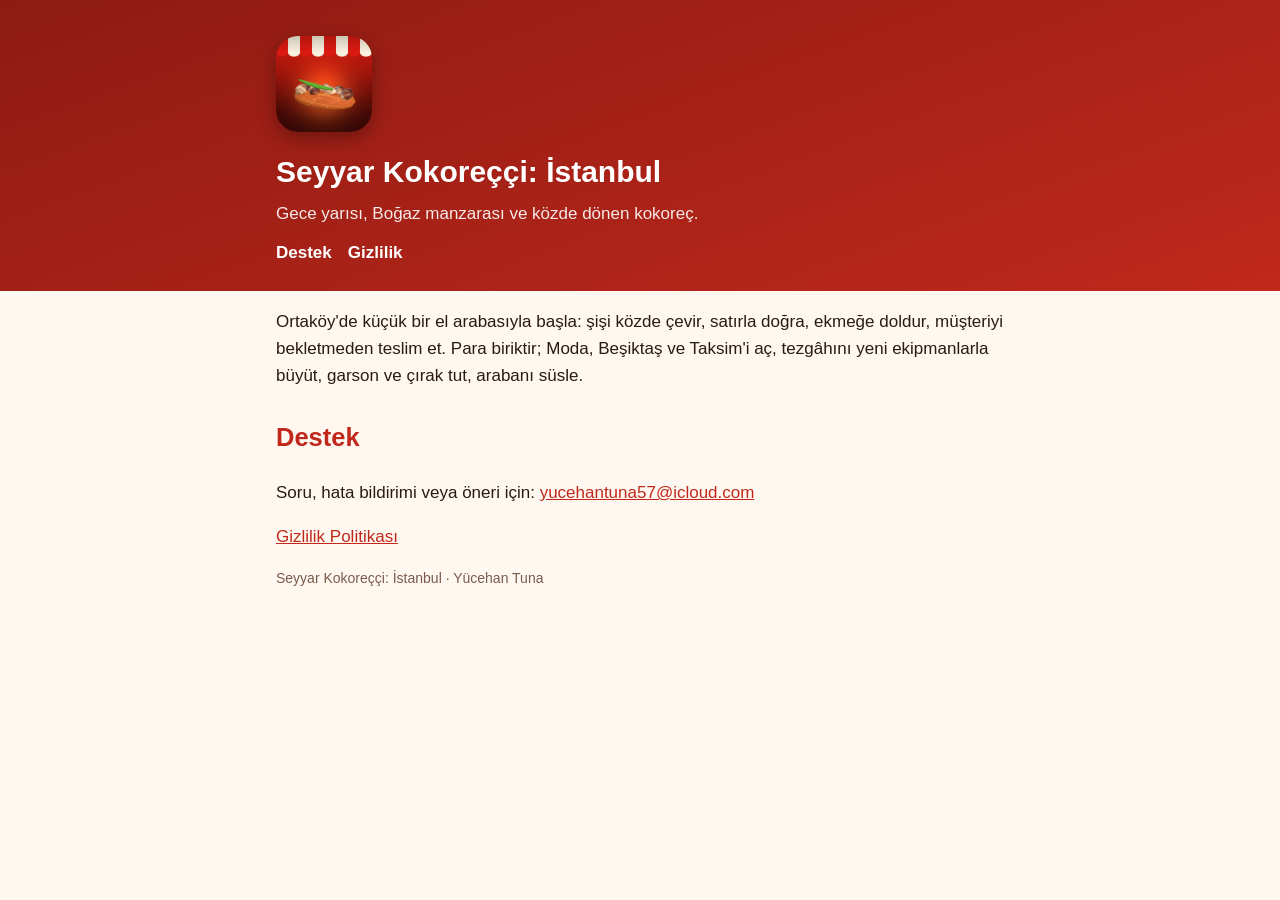
<file: index.html>
<!doctype html>
<html lang="tr">
<head>
<meta charset="utf-8">
<meta name="viewport" content="width=device-width,initial-scale=1">
<title>Seyyar Kokoreççi: İstanbul</title>
<meta name="description" content="Seyyar Kokoreççi: İstanbul — gece İstanbul sokaklarında kendi kokoreç tezgâhını işlet.">
<link rel="icon" href="icon.png">
<link rel="stylesheet" href="style.css">
</head>
<body>
<header class="hero"><div class="wrap">
  <img class="icon" src="icon.png" alt="Seyyar Kokoreççi ikonu">
  <h1>Seyyar Kokoreççi: İstanbul</h1>
  <p class="tag">Gece yarısı, Boğaz manzarası ve közde dönen kokoreç.</p>
  <nav class="top"><a href="#destek">Destek</a><a href="privacy.html">Gizlilik</a></nav>
</div></header>
<main class="wrap">
<p>Ortaköy'de küçük bir el arabasıyla başla: şişi közde çevir, satırla doğra, ekmeğe doldur, müşteriyi bekletmeden teslim et. Para biriktir; Moda, Beşiktaş ve Taksim'i aç, tezgâhını yeni ekipmanlarla büyüt, garson ve çırak tut, arabanı süsle.</p>
<h2 id="destek">Destek</h2>
<p>Soru, hata bildirimi veya öneri için: <a href="mailto:yucehantuna57@icloud.com">yucehantuna57@icloud.com</a></p>
<p><a href="privacy.html">Gizlilik Politikası</a></p>
</main>
<footer class="wrap"><p>Seyyar Kokoreççi: İstanbul · Yücehan Tuna</p></footer>
</body>
</html>
</file>
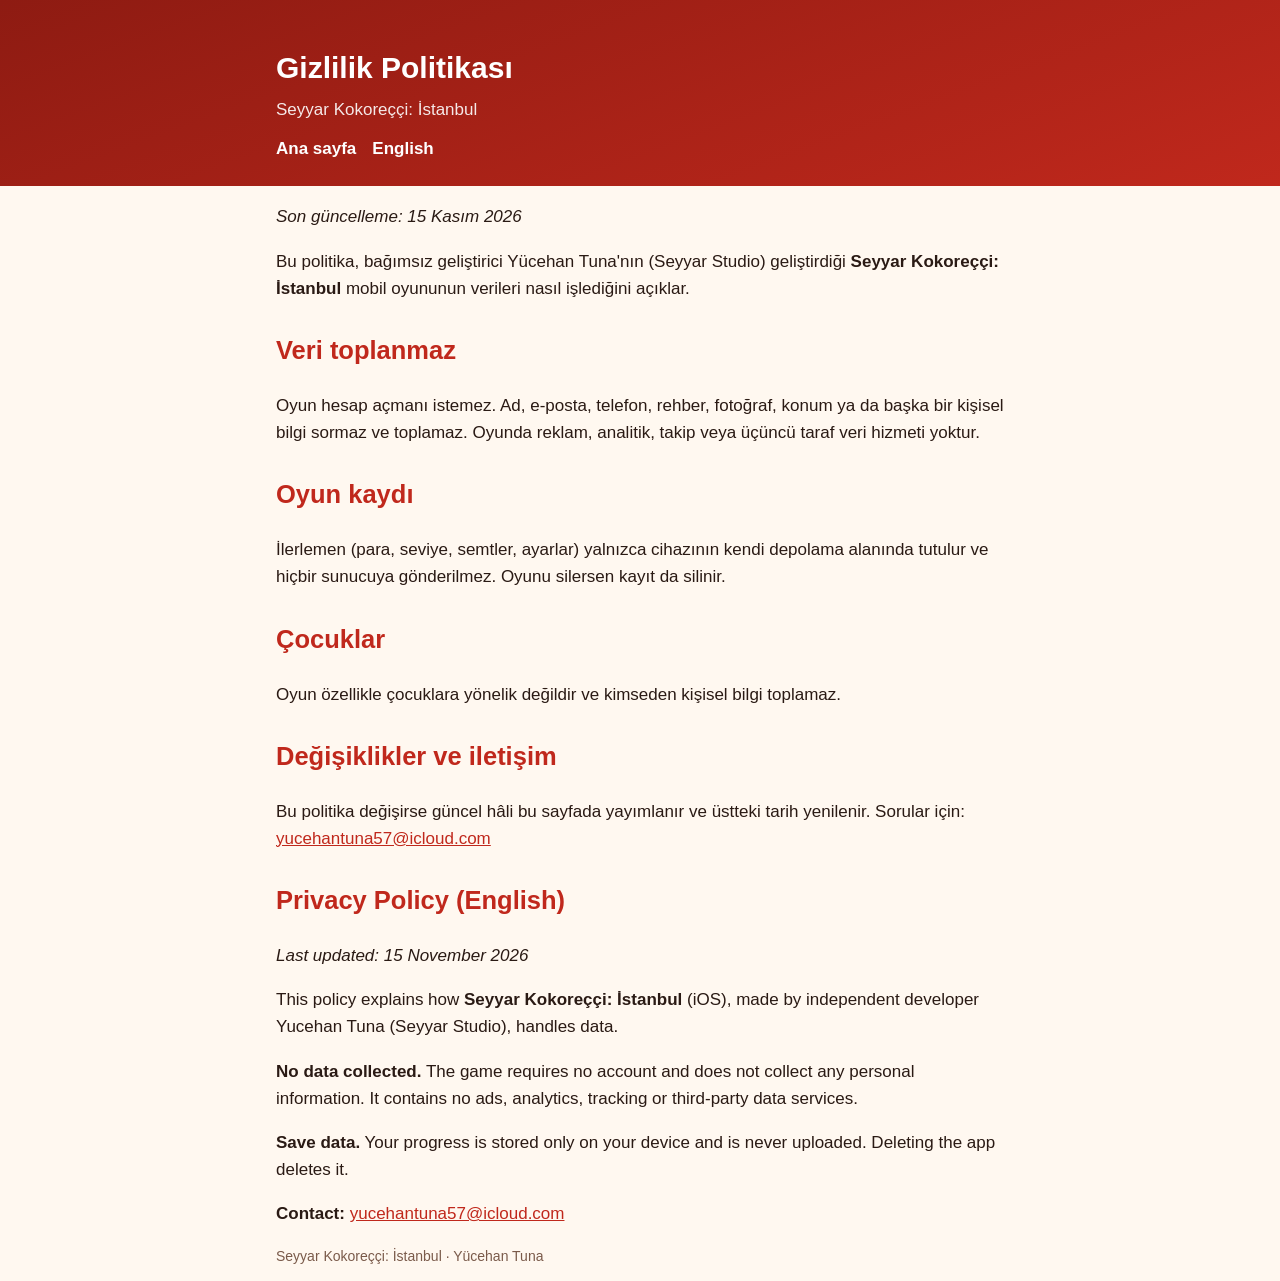
<file: privacy.html>
<!doctype html>
<html lang="tr">
<head>
<meta charset="utf-8">
<meta name="viewport" content="width=device-width,initial-scale=1">
<title>Gizlilik Politikası · Seyyar Kokoreççi: İstanbul</title>
<link rel="icon" href="icon.png">
<link rel="stylesheet" href="style.css">
</head>
<body>
<header class="hero"><div class="wrap">
  <h1>Gizlilik Politikası</h1>
  <p class="tag">Seyyar Kokoreççi: İstanbul</p>
  <nav class="top"><a href="index.html">Ana sayfa</a><a href="#english">English</a></nav>
</div></header>
<main class="wrap">
<p><em>Son güncelleme: 15 Kasım 2026</em></p>
<p>Bu politika, bağımsız geliştirici Yücehan Tuna'nın (Seyyar Studio) geliştirdiği <b>Seyyar Kokoreççi: İstanbul</b> mobil oyununun verileri nasıl işlediğini açıklar.</p>
<h2>Veri toplanmaz</h2>
<p>Oyun hesap açmanı istemez. Ad, e-posta, telefon, rehber, fotoğraf, konum ya da başka bir kişisel bilgi sormaz ve toplamaz. Oyunda reklam, analitik, takip veya üçüncü taraf veri hizmeti yoktur.</p>
<h2>Oyun kaydı</h2>
<p>İlerlemen (para, seviye, semtler, ayarlar) yalnızca cihazının kendi depolama alanında tutulur ve hiçbir sunucuya gönderilmez. Oyunu silersen kayıt da silinir.</p>
<h2>Çocuklar</h2>
<p>Oyun özellikle çocuklara yönelik değildir ve kimseden kişisel bilgi toplamaz.</p>
<h2>Değişiklikler ve iletişim</h2>
<p>Bu politika değişirse güncel hâli bu sayfada yayımlanır ve üstteki tarih yenilenir. Sorular için: <a href="mailto:yucehantuna57@icloud.com">yucehantuna57@icloud.com</a></p>

<h2 id="english">Privacy Policy (English)</h2>
<p><em>Last updated: 15 November 2026</em></p>
<p>This policy explains how <b>Seyyar Kokoreççi: İstanbul</b> (iOS), made by independent developer Yucehan Tuna (Seyyar Studio), handles data.</p>
<p><b>No data collected.</b> The game requires no account and does not collect any personal information. It contains no ads, analytics, tracking or third-party data services.</p>
<p><b>Save data.</b> Your progress is stored only on your device and is never uploaded. Deleting the app deletes it.</p>
<p><b>Contact:</b> <a href="mailto:yucehantuna57@icloud.com">yucehantuna57@icloud.com</a></p>
</main>
<footer class="wrap"><p>Seyyar Kokoreççi: İstanbul · Yücehan Tuna</p></footer>
</body>
</html>
</file>
<file: style.css>
:root { --bg: #fff8f0; --fg: #2a1a14; --accent: #c0281c; --muted: #7a5a4a; }
* { box-sizing: border-box; }
body { margin: 0; background: var(--bg); color: var(--fg); font: 17px/1.6 -apple-system, "Segoe UI", Roboto, sans-serif; }
.wrap { max-width: 760px; margin: 0 auto; padding: 0 16px; }
.hero { background: linear-gradient(160deg, #8e1b12, #c0281c); color: #fff; padding: 36px 0 24px; }
.hero h1 { margin: 8px 0 4px; font-size: 30px; }
.hero .tag { margin: 0 0 12px; opacity: .9; }
.hero .icon { width: 96px; height: 96px; border-radius: 22px; box-shadow: 0 6px 18px rgba(0,0,0,.3); }
nav.top a { color: #fff; margin-right: 16px; font-weight: 700; text-decoration: none; }
main { padding: 24px 16px 8px; }
h2 { color: var(--accent); margin-top: 28px; }
a { color: var(--accent); }
footer { color: var(--muted); font-size: 14px; padding: 24px 16px; }
</file>
